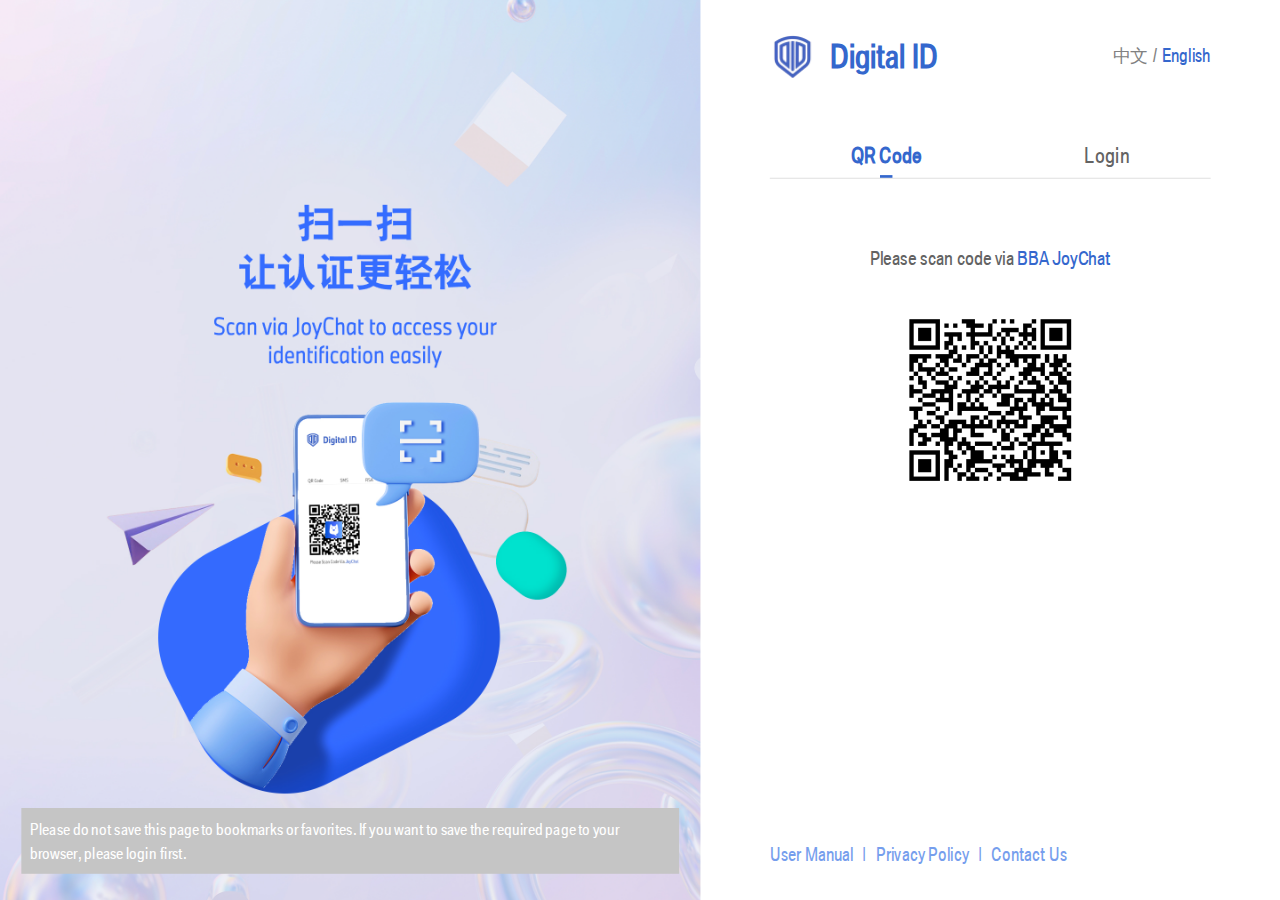
<file: index.html>
<html lang="en"><head>
	<meta charset="utf-8">
	<meta name="viewport" content="width=device-width,initial-scale=1, maximum-scale=1, minimum-scale=1, user-scalable=no, minimal-ui">
	<link href="./login2.css" rel="stylesheet">
	<link rel="icon" href="./img/logo.png">
	<link href="bootstrap.min.css" rel="stylesheet">
	<link href="font/family.css">
	<link href="./font-awesome/index.css" rel="stylesheet">
	<title>Digital ID</title>

	<style>
		.n-login:not([__null__]) .n-login-tabs {
			display: flex;
			justify-content: space-around;
		}
	</style> 


</head>

<body style="">
	<div class="n-login" style="transform: scale(0.888889); height: 693px;">
		<div>
			<div class="n-slogan">
				<span i18n="pic_slogan">Please do not save this page to bookmarks or favorites. If you want to save the required page to your browser, please login first.</span>
			</div>
		</div>

		<article class="n-login-right">
			<main>
				<div class="n-login-title">
					<i style="cursor:default"><img src="./img/5.png" style="cursor:default" alt="">Digital ID</i>
					<span>
						<em class="" id="lang_chinese" name="btnradio">中文</em>
						<i>/</i>
						<em id="lang_english" name="btnradio" class="n-login-title-cur">English</em>
					</span>
				</div>


				<p class="n-login-switchAcc">
					<!-- 
					<a href="#" id="create_account">
						<span i18n="CreateAccount">Create Account</span>
						<img src="img/CreateUserNew.png" alt="">
					</a>  
					-->
				</p>

				<ul class="n-login-tabs" n-tab-parent="1">
					<li n-tab=".n-login-qrcode" class="" i18n="tabs_QRCode">QR Code</li>
					<li n-tab=".n-login-sms" i18n="tabs_Login" class="n-login-tabs-cur">Login</li>
					<!-- <li n-tab=".n-login-webeam" i18n="tabs_WebEAM" class="">WebEAM</li> -->
				</ul>




				<!-- Author: wang.juan.dc@bmw-brilliance.cn -->
				<!-- QR code-->
				<ul class="n-login-form n-login-qrcode" style="display: none;">
					<li class="n-login-form-qrCode">
						<p><span i18n="joychat_title_one">Please scan code via </span> <span class="joychat">BBA
								JoyChat</span></p>
						<!-- 二维码图片 -->
						<div>
							<img class="n-login-qrCode-pic" src="[data-uri]" id="qrcode_img" alt="">
							<!-- 灰色蒙层 -->
							<div class="img-background" id="background" style="display: none;"></div>
							<div class="img-background" id="background"></div>
							<!-- 加载背景图 -->
							<div class="img-background-loading" id="background-load" style="display: none;">
								<!-- <img src="./img/did.gif" alt="">  --> 
							</div>
							<!-- 扫码加载的时候加载这个套DIV -->
							<div class="qr_loading" id="qr_loading_show" style="display: none;">
								<!-- <ul>
									<li></li>
									<li></li>
									<li></li>
								</ul> -->
								<p id="qrcode_p" i18n="">undefined</p>
							</div>
							<!-- 扫码失败或者拒绝的时候加载刷新 -->
							<!-- <div class="qr_error" id="qr_error_show" style="display: none;">
								<div>
									<img id="Refresh" src="./img/not Scan.png" alt="">
									<p id="qrcode_p_error" i18n="">undefined</p>
								</div>
							</div> -->
						</div>


					</li>
				</ul>

				<!-- Login -->
				<ul class="n-login-form n-login-sms" style="">
					<!-- 
					ve109429 
					wang.juan.dc@bmw-brilliance.cn
					-->
					<li class="n-login-form-input">
						<img src="./img/51.png" alt="">
						<input type="text" placeholder="Username" i18n="username" id="username">
					</li>

					<li class="n-login-form-input " view-pwd="1">
						<img src="./img/52.png" alt="">
						<input type="password" placeholder="Password" i18n="password_tip" id="password">
						<img class="n-login-viewPwd" src="img/54.png" alt="">
					</li>
					<!-- 数据异常 -->
					<li class="n-login-form-err" id="SMSerrorMsg"></li>
					<li class="n-login-form-btn">
						<button id="smsLogin" i18n="button_login">Login</button>
					</li>
					<li class="n-login-form-tip">
						<a href="./forget_passwd.html" i18n="can_not_login" target="_blank">Can't Login?</a>
					</li>
				</ul>

				<!-- webeam -->
				<ul class="n-login-form n-login-webeam" style="display: none;">
					<li class="n-login-form-btn">
						<a href="#" id="id_href_b2b" i18n="Webeam_Q/QXAccount_intranet">Login with BMW Group Q/QX Account (BMW Office Network)</a>
					</li>
					<li class="n-login-form-btn2">
						<a href="#" id="id_href_b2bmfa" i18n="Webeam_Q/QXAccount_internet">Login with BMW Group Q/QX Account (Public Network)</a>
					</li>
					<li class="n-login-form-or">
						<i></i><em>Or</em><i></i>
					</li>
					<li class="n-login-form-btn3">
						<a href="#" id="id_href_b2d" i18n="Webeam_B2DAccount">Login with BMW Group B2D Account</a>
					</li>
					<li class="n-login-form-tip2">
						<span i18n="Warn-little-one" style="word-spacing:2px">Great News for BMW Group account users</span>
						<br><br>
						<span style="word-spacing:2px" i18n="Warn-little-five">Now you can use your BMW Group account (Q/QX/B2D) directly to access BBA apps without creating a new account and password</span>
					</li>
				</ul>




				<li class="n-login-footer">
					<a href="DID_Login Page User Manual_PRDv1.4.pdf" target="_blank" i18n="menu">User Manual</a>
					<i>|</i>
					<a href="#" data-bs-toggle="modal" id="id_read_privacy" data-bs-target="#exampleModal" i18n="read_privacy">Privacy Policy</a>
					<i>|</i>
					<a href="#" i18n="contact_us" id="show_contact" data-bs-target="#contactus" data-bs-toggle="modal">Contact Us</a>
				</li>


			</main>
		</article>

	</div>

	<!-- 隐私政策 ps:隐私政策弹出框位置需要注意 不然容易与上述css样式产生冲突 -->
	<div class="modal fade yinsi-content" id="exampleModal" tabindex="-1" aria-labelledby="exampleModalLabel" aria-hidden="true">
		<div class="modal-dialog modal-lg modal-dialog-centered modal-dialog-scrollable">
			<div class="modal-content ">
				<div class="modal-header">
					<h5 i18n="read_privacy" class="modal-title" id="exampleModalLabel">Privacy Policy</h5>
					<button type="button" class="btn-close" data-bs-dismiss="modal" aria-label="Close"></button>
				</div>
				<!-- 内容主体 -->
				<div class="modal-body" id="yinsi"></div>
				<div class="modal-footer">
				</div>
			</div>
		</div>
	</div>

	<!-- 联系我们 -->
	<div class="modal fade yinsi-content" id="contactus" tabindex="-1" aria-labelledby="exampleModalLabel" aria-hidden="true">
		<div class="modal-dialog modal-lg modal-dialog-centered modal-dialog-scrollable">
			<div class="modal-content ">
				<div class="modal-header">
					<h5 i18n="contact_us" class="modal-title" id="exampleModalLabel">Contact Us</h5>
					<button type="button" class="btn-close" data-bs-dismiss="modal" aria-label="Close"></button>
				</div>
				<!-- 内容主体 -->
				<div class="modal-body" id="yinsi">
					<div style="margin-top: auto;">
						<p class="contact_lync" id="contact_lync" i18n="Warn-contact">Contact us (IAM 3rd Level Support)</p>
						<p class="contact_email" id="contact_email" i18n="Warn-Email">Email : IAM3rdLevelSupport@bmw-brilliance.cn</p>
					</div>
				</div>
				<div class="modal-footer">
				</div>
			</div>
		</div>
	</div>



	<!-- 表单提交用 -->
	<div style="display: none;">
		<label>SMS FORM</label>
		<form id="oam_sumbit_form" style="display: none;" method="post" name="oam_sumbit_form"></form>
	</div>



<script src="./jquery-3.5.1.min.js"></script>

<script src="./util_vms.js"></script>
<script>
	// 隐藏页面元素
	$('body').hide();

	//获取当前语言
	function showLang(current_lang) {
		if (current_lang == 'zh') {
			//checked
			$("#lang_chinese").attr("class", 'n-login-title-cur');
			$("#lang_english").attr("class", '');
		} else if (current_lang == 'en') {
			$("#lang_chinese").attr("class", '');
			$("#lang_english").attr("class", 'n-login-title-cur');
		}
	}


	let msgType = "other";
	// SMS处理登入没输入账号密码 或者 验证码的结果
	const loginalert = (message, type, i18n) => {
		console.log(message)
		msgType = i18n == 'sms-b07' ? "send" : "other"
		$("#SMSerrorMsg").html(
			`<span id="loginmove" style="color:${type == "warning" ? 'red' : 'green'}" i18n="${i18n}">${message} </span>`
			);
	}

	window.addEventListener('load', () => {

		// 显示页面元素
		$('body').show();


		// 二维码
		getjoychartimage("#qrcode_img");

		//语言切换
		// loadI18n();

		// showLang(getI18nLang());

		//add handleEvent for switch lang
		$("#lang_chinese").click(function () {
			// getSignVersion(getSignVersionUICallback);
			$("#yinsi").html(cnyinsiContent);
			swithI18nZh();
		});
		$("#lang_english").click(function () {
			// getSignVersion(getSignVersionUICallback);
			$("#yinsi").html(enyinsiContent);
			swithI18nEn();
		});

		


		// isOAM 1 没有OAM报错 不是GPM
		// isOAM 2 有OAM报错 不是GPM
		// isOAM 3 没有OAM报错 是GPM
		let isOAM = 1;
		// 验证URL地址栏
		function callSMSLoginUICallback() {
			// alert("SUBMIT ERROR");
			let oam_error_msg = processOAMError();
			console.log("oam_error_msg=----------", oam_error_msg)
			if (oam_error_msg.msg) {
				showOAMError(oam_error_msg);
				isOAM = 2;
			} else {
				let gpmUrl = getGpmUrl()
				if (gpmUrl) {
					isOAM = 3;
				} else {
					isOAM = 1;
				}
			}
		}

		function showOAMError(oam_error_msg) {
			console.log(oam_error_msg)
			if (localStorage.getItem('ntabsCur') == 1) {
				console.log(oam_error_msg.msg)
				loginalert(oam_error_msg.msg, 'warning', oam_error_msg.i18n);
			}
		}

		callSMSLoginUICallback();




		const q = (s, all) => document[all ? 'querySelectorAll' : 'querySelector'](s);

		// 中英文样式切换
		q('.n-login-title>span>em', 1).forEach(el => el.addEventListener('click', () => {
			q('.n-login-title>span>em', 1).forEach(c => c.classList[c === el ? 'add' : 'remove'](
				'n-login-title-cur'))
		}))

		// 导航栏切换
		var account = 0;
		let ntabsCur = 0;
		if (isOAM == 1) {
			ntabsCur = 0
		} else if (isOAM == 2) {
			ntabsCur = localStorage.getItem('ntabsCur') || 0
		} else {
			ntabsCur = 2
		}
		q('.n-login-tabs>li', 1).forEach((el, index) => el.addEventListener('click', () => {
			localStorage.setItem('ntabsCur', index);

			q('.n-login-tabs>li', 1).forEach(c => {
				c.classList[c === el ? 'add' : 'remove']('n-login-tabs-cur');
				q(c.getAttribute('n-tab'), 1).forEach(f => f.style.display = 'none');
			})

			q(el.getAttribute('n-tab'), 1).forEach(f => f.style.display = '');

			// 点击切换执行二维码更新
			if (el.innerHTML == "Login" || el.innerHTML == "账号密码") {
				times = true;
				clearInterval(starttimer)
			} else if (el.innerHTML == "WebEAM") {
				times = true;
				clearInterval(starttimer)
			} else if (el.innerHTML == "QR Code" || el.innerHTML == "扫码") {
				clearInterval(starttimer)
				if (account == 0 && isOAM == 3) {
					document.getElementById("background").style.display = "none";
					document.getElementById("background-load").style.display = "none";
					document.getElementById("qr_loading_show").style.display = "none";
					document.getElementById("qr_error_show").style.display = "none"
					document.getElementById("qr_error_show").style.display = "none"
					times = false;
					getjoychartimage("#qrcode_img");
				} else {
					// 标记用户为第一次登录，计数器变更
					if (account == 0 && isOAM != 3) {
						account++;
					} else {
						document.getElementById("background").style.display = "none";
						document.getElementById("background-load").style.display = "none";
						document.getElementById("qr_loading_show").style.display = "none";
						document.getElementById("qr_error_show").style.display = "none"
						times = false;
						getjoychartimage("#qrcode_img");
					}

				}
			}

			if (localStorage.getItem("ntabsCur") == index && (el.innerHTML == "Login" || el
					.innerHTML == "账号密码")) {
				$("#username").val("");
				$("#password").val("");
				// $("#loginmove").remove();
			} else if (localStorage.getItem("ntabsCur") == index && (el.innerHTML == "QR Code" || el
					.innerHTML == "扫码")) {
				$("#username").val("");
				$("#password").val("");
				$("#loginmove").remove();
			} else if (localStorage.getItem("ntabsCur") == index && el.innerHTML == "WebEAM") {
				$("#username").val("");
				$("#password").val("");
				$("#loginmove").remove();
			}

		}))

		q('.n-login-tabs>li', 1)[ntabsCur].click();


		// scale缩放适配
		const resize = () => {
			let {
				innerWidth: w,
				innerHeight: h,
				devicePixelRatio: dpr = 1
			} = window;

			// w *= dpr;
			let scale = 1,
				boxW;
			if (w <= 750) scale = 1;
			else if (dpr >= 1 && w <= 1440) scale = w / 1440;
			else if (dpr !== 1 && w > 1440) {
				boxW = 1920
				scale = w / 1920;
			}

			q('.n-login').style.transform = scale === 1 ? '' : `scale(${scale})`;
			q('.n-login').style.width = !boxW ? '' : `${boxW}px`;
			q('.n-login').style.height = scale === 1 ? '' : `${h / scale}px`;


			// 小于750px使用rem布局
			q('html').style.fontSize = w > 750 ? '' : w / 7.5 + 'px';
		}
		window.addEventListener('resize', resize);
		resize();


		// 密码显隐
		q('[view-pwd]', 1).forEach(el => {

			const eye = el.querySelector('.n-login-viewPwd');
			const input = el.querySelector(':scope>input');
			if (!eye || !input) return;
			let isView = true;
			const change = () => {
				isView = !isView;
				input.type = isView ? 'text' : 'password';
				// 眼睛的2种形态图片 
				eye.src = isView ? 'img/56.png' : 'img/54.png';
			}
			eye.addEventListener('click', change)
			change();
		})

		// Login登录按钮
		let sms_click = true;
		q('#smsLogin').onclick = () => {
			var input_username = $("#username").val();
			var input_password = $("#password").val();
			if (input_username && input_password) {
				if (sms_click) {
					sms_click = false;
					callFromUILogin("#username", "#password", "#oam_sumbit_form");
				}
			} else {
				if (!input_username && !input_password) {
					loginalert(i18n.get('unkonw_user_tips'), 'warning', 'unkonw_user_tips');
				} else if (!input_username) {
					// 请填写账号信息
					loginalert(i18n.get('unkonw_user_tips_news'), 'warning', 'unkonw_user_tips_news');
				} else if (!input_password) {
					// 请填写密码信息
					loginalert(i18n.get('unkonw_user_password'), 'warning', 'unkonw_user_password')
				}
			}
		}


		// B2D Account 点击事件
		q("#id_href_b2d").onclick = () => {
			// window.open(getWebEAMB2D(), "B2D", "status=1,toolbar=1");
			window.location.href = getWebEAMB2D()
		}
		// Q/QX Account 外网点击事件
		q("#id_href_b2bmfa").onclick = () => {
			// window.open(getWebEAMB2BMFA(), "B2BMFA", "status=1,toolbar=1");
			window.location.href = getWebEAMB2BMFA()
		}
		// Q/QX Account 内网点击事件
		q("#id_href_b2b").onclick = () => {
			// window.open(getWebEAMB2B(), "B2BMFA", "status=1,toolbar=1");
			window.location.href = getWebEAMB2B()
		}
		// Refresh_button
		q("#Refresh").onclick = () => {
			// 二维码代码
			clearInterval(starttimer);
			document.getElementById("background").style.display = "none";
			document.getElementById("background-load").style.display = "none";
			document.getElementById("qr_loading_show").style.display = "none";
			document.getElementById("qr_error_show").style.display = "none";
			getjoychartimage("#qrcode_img");
			times = false;
		}

		// 创建账户
		q("#create_account").onclick = () => {
			window.open(getB2bUrl());
		}

		// 隐私政策弹出框
		var enyinsiContent;
		var cnyinsiContent;

		function getSignVersionUICallback(res) {
			if (!res || res.code !== 200 || !res.data[0]) return;

			enyinsiContent = res.data[0].enPdfUrl;
			cnyinsiContent = res.data[0].cnPdfUrl;

			if (getI18nLang() == "en") $("#yinsi").html(enyinsiContent);
			else $("#yinsi").html(cnyinsiContent);
		}

		getSignVersion(getSignVersionUICallback);


	})
</script>

</body></html>
</file>
<file: login2.css>
body {
	margin: 0;
	width: 100%;
	height: 100vh;
	overflow: hidden;
}
::-ms-clear,
::-ms-reveal {
	display: none;
}

@font-face {
	font-family: "bmw_group_blod";
	src: url('font/BMWGroup_Cond_Bold.ttf');

}



@font-face {
	font-family: "bmw_group_blod_italic";
	src: url('font/BMWGroup_Cond_BoldItalic.ttf');
}

@font-face {
	font-family: "bmw_group_italic";
	src: url('font/BMWGroup_Cond_Italic.ttf');
}


@font-face {
	font-family: "bmw_group_regular";
	src: url('font/BMWGroup_Cond_Regular.ttf');
}

* {
	font-family: bmw_group_regular;
}



::-webkit-input-placeholder {
	color: #cdcdcd;
}

:-moz-placeholder {
	color: #cdcdcd;
}

::-moz-placeholder {
	color: #cdcdcd;
}

:-ms-input-placeholder {
	color: #cdcdcd;
}

::placeholder {
	color: #cdcdcd;
}



.n-login,
.n-login * {
	margin: 0;
	padding: 0;
	border: 0;
	box-sizing: border-box;
	color: inherit;
	font-size: inherit;
	font-weight: inherit;
	font-style: normal;
}

.n-login ul,
.n-login ol,
.n-login li,
.n-login dl,
.n-login dd,
.n-login dt {
	list-style: none;
	list-style-type: none;
}

.n-login input,
.n-login textarea {
	appearance: none;
	background: none;
}

.n-login textarea {
	font-family: inherit;
	resize: none;
	background: none;
}

.n-login input[type='button'],
.n-login button {
	cursor: pointer;
	user-select: none;
	background: none;
}

.n-login input[type='text'],
.n-login input[type='password'] {
	width: 100%;
}

.n-login a,
.n-login i,
.n-login a:hover {
	text-decoration: none;
	cursor: pointer;
}

.n-login table {
	border-collapse: collapse;
}

.n-login img,
.n-login label {
	cursor: pointer;
}

.n-login input {
	outline: none;
}


.n-login:not([__null__]) {
	width: 100%;
	height: 100vh;
	overflow: hidden;
	transform-origin: left top;
	display: flex;
	justify-content: center;
	align-items: center;
	background: #fff;
	align-items: stretch;
}

.n-login:not([__null__])>div {
	flex: 0 1 1099px;
	width: 0;
	background: url(img/big1920.png) no-repeat center / cover;
	position: relative;
}

.n-login:not([__null__]) .n-slogan{
	
	text-align: center;
	padding: 0 3%;
	font-size: 18px;
	position: absolute;
	width: 100%;
	bottom: 30px;
}
.n-login:not([__null__]) .n-slogan > span{
	display: inline-block;
	background-color: rgb(197, 197, 197);
	text-align: left;
	padding: 10px;
	color: #fff;
}

.n-login:not([__null__]) .n-login-right {
	flex: 0 1 821px;
	width: 0;
}

.n-login:not([__null__]) .n-login-right>main {
	height: 100%;
	margin: auto;
	padding-bottom: 5vh;
	display: flex;
	flex-direction: column;
	align-items: stretch;
	width: 80%;
}

.n-login:not([__null__]) .n-login-title {
	display: flex;
	justify-content: space-between;
	align-items: center;
	margin-top: 5vh;
}

.n-login:not([__null__]) .n-login-title>i {
	color: #3467CD;
	font-weight: bold;
	font-size: 36px;
	display: flex;
	white-space: nowrap;
	align-items: center;
}

.n-login:not([__null__]) .n-login-title>i>img {
	margin-right: 18px;
	height: 53px;
}

.n-login:not([__null__]) .n-login-title>span {
	font-size: 16px;
	color: #818181;
	display: flex;
	justify-content: flex-end;
	align-items: center;
	
}

.n-login:not([__null__]) .n-login-title>span>em {
	font-size: 20px;
	cursor: pointer;
}

.n-login:not([__null__]) .n-login-title>span>i {
	font-size: 20px;
	margin: 0 5px;
}

.n-login:not([__null__]) .n-login-title>span .n-login-title-cur {
	color: #3467CD;
}


.n-login:not([__null__]) .n-login-switchAcc {
	display: flex;
	align-items: center;
	margin-top: 70px;
	justify-content: flex-end;
	
}
.n-login:not([__null__]) .n-login-switchAcc >a{
	height: 40px;
	width: 190px;
	font-size: 20px;
	padding: 0 6px;
	display: flex;
	align-items: center;
	justify-content: center;
	border: 1px solid #FFD02A;
	color: #FFD02A;
	border-radius: 3px;
}
.n-login:not([__null__]) .n-login-switchAcc >a>img{
	margin-left: 16px;
	height: 20px;
}


.n-login:not([__null__]) .n-login-tabs {
	margin-top: 60px;
	display: flex;
	justify-content: space-between;
	align-items: center;
	height: 45px;
	border-bottom: 1px solid #dbdbdb;
	align-items: stretch;
}

.n-login:not([__null__]) .n-login-tabs>li {
	color: #636363;
	cursor: pointer;
	font-size: 24px;
	position: relative;
}

.n-login:not([__null__]) .n-login-tabs>li::before {
	content: ' ';
	left: 50%;
	width: 14px;
	height: 3px;
	bottom: 0;
	display: none;
	position: absolute;
	background: #3467CD;
	transform: translate(-50%);
}

.n-login:not([__null__]) .n-login-tabs .n-login-tabs-cur {
	color: #3467CD;
	font-weight: bold;
}

.n-login:not([__null__]) .n-login-tabs .n-login-tabs-cur::before {
	display: block;
}

.n-login:not([__null__]) .n-login-form {
	margin-top: 39px;
}

.n-login:not([__null__]) .n-login-form .n-login-form-label {
	font-size: 15px;
	color: #989898;
	margin-bottom: 10px;
}

.n-login:not([__null__]) .n-login-form .n-login-form-input {
	height: 48px;
	margin-bottom: 28px;
	color: #3C3C3C;
	border-radius: 3px;
	font-size: 20px;
	border: 1px solid #BBBBBB;
	display: flex;
	align-items: center;
	padding: 0 12px;
}


.n-login:not([__null__]) .n-login-form .n-login-form-input>input {
	height: 100%;
	flex: 1;
	width: 100%;
}

.n-login:not([__null__]) .n-login-form .n-login-form-input>img {
	width: 18px;
	height: 18px;
	object-fit: contain;
	margin-right: 12px;
}
.n-login:not([__null__]) .n-login-form .n-login-form-input>button{
	color:#3467CD ;
}
.n-login:not([__null__]) .n-login-form .n-login-form-input>button[disabled]{
	color: #ccc;
}
.n-login:not([__null__]) .n-login-form .n-login-form-input[view-pwd] {
	padding-right: 22px;
}

.n-login:not([__null__]) .n-login-form .n-login-form-input[view-pwd] .n-login-viewPwd {
	margin-right: 0;
	margin-left: 12px;
}



.n-login:not([__null__]) .n-login-form .n-login-form-code{
	border: 0;
	position: relative;
	padding: 0;
}

.n-login:not([__null__]) .n-login-form .n-login-form-code>button{
	margin-left: 34px;
	color:#3467CD ;
}
.n-login:not([__null__]) .n-login-form .n-login-form-code>img{
	position: absolute;
	left: 12px;
	top: 50%;
	transform: translate(0,-50%);
}
.n-login:not([__null__]) .n-login-form .n-login-form-code>input{
	border: 1px solid #BBBBBB;
	padding-left: 42px;
	padding-right: 12px;
}

.n-login:not([__null__]) .n-login-form .n-login-form-err{
	font-size: 16px;
	color: #f00;
}
.n-login:not([__null__]) .n-login-form .n-login-form-err>a{
	color:  #DEB217;
	text-decoration: underline;
}

.n-login:not([__null__]) .n-login-form .n-login-form-btn {
	margin-top: 65px;
	display: flex;
	align-items: center;
}

.n-login:not([__null__]) .n-login-form .n-login-form-btn>button {
	height: 58px;
	color: #F5F5F5;
	font-size: 20px;
	padding: 0 76px;
	background: #3467CD;
	border-radius: 3px;
	width: 100%;
	font-size: 24px;
}

.n-login:not([__null__]) .n-login-form .n-login-form-btn {
	margin-top: 0px;
}
.n-login:not([__null__]) .n-login-form .n-login-form-btn >a{
	display: flex;
	align-items: center;
	font-size: 20px;
	background: #3467CD;
	color: #F5F5F5;
	width: 100%;
	height: 58px;
	justify-content: center;
	border-radius: 3px;
}
.n-login:not([__null__]) .n-login-form .n-login-form-btn2 >a{
	display: flex;
	align-items: center;
	font-size: 20px;
	background: #3467CD;
	color: #F5F5F5;
	width: 100%;
	height: 58px;
	justify-content: center;
	border-radius: 3px;
  margin-top: 25px;
}

.n-login:not([__null__]) .n-login-form .n-login-form-btn3 >a{
	display: flex;
	align-items: center;
	font-size: 20px;
	background: #fff;
	border: 1px solid #3467CD;
	color: #3467CD;
	width: 100%;
	height: 58px;
	justify-content: center;
	border-radius: 3px;
}

.n-login:not([__null__]) .n-login-form .n-login-form-or {
	display: flex;
	align-items: center;
	justify-content: center;
	font-size: 16px;
	color: #ccc;
	margin: 30px 0 25px 0;
}
.n-login:not([__null__]) .n-login-form .n-login-form-or >i{
	height: 1px;
	width: 43px;
	background: #DDDDDD;
}
.n-login:not([__null__]) .n-login-form .n-login-form-or >em{
	margin: 0 20px;
}

.n-login:not([__null__]) .n-login-form .n-login-form-tip2{
	background: #F7F7F7;
	color: #9B9B9B;
	padding: 30px 20px;
	line-height: 24px;
	word-break: break-all;
	margin-top: 20px;
	font-size: 18px;
}

.n-login:not([__null__]) .n-login-form .n-login-form-tip {
	display: flex;
	justify-content: space-between;
	margin-top: 32px;
	color: #3467CD;
	/* color: #769EED; */
	font-size: 18px;
}

.n-login:not([__null__]) .n-login-form .n-login-form-tip>a {
	text-decoration: underline;
	font-size: 18px;
}

.n-login:not([__null__]) .n-login-form .n-login-form-qrCode {
	display: flex;
	justify-content: center;
	flex-direction: column;
	margin-top: 35px;
	align-items: center
}

.n-login:not([__null__]) .n-login-form .n-login-form-qrCode>div {
	width: 246px;
	position: relative;
	margin-top: 20px;
}
.n-login:not([__null__]) .n-login-form .n-login-form-qrCode>div .n-login-qrCode-pic {
	width: 100%;
	display: block;
}

.n-login-form .n-login-form-qrCode .img-background {
	width: 100%;
	height: 100%;
	position: absolute;
	left: 0;
	top: 0;
	background: white;
	opacity: 0.9;
	display: none;
}

.n-login-form .n-login-form-qrCode .img-background-loading {
	/* width: 100%;
	height: 100%; */
	position: absolute;
	left: -3px;
	top: -3px;
	background-color: #FFFFFF;
	display: none;
}
.n-login-form .n-login-form-qrCode .img-background-loading > img {
	width: 16rem;
	height: 16rem;
}

.qr_loading {
	position: absolute;
	left: 50%;
	top: 13rem;
	transform: translate(-50%);
}

/* 加载动画效果 */
.qr_loading>ul {
	display: flex;
	justify-content: center;
	align-items: center;
	margin-bottom: 20px;
}

.qr_loading>ul>li {
	width: 15px;
	height: 15px;
	margin: 0 10px;
	border-radius: 50%;
	background: rgba(0, 0, 0, 0.5);
}

.qr_loading>ul>li:nth-child(1) {
	animation: anim 0.6s linear infinite 0s;
}

.qr_loading>ul>li:nth-child(2) {
	animation: anim 0.6s linear infinite 0.2s;
}

.qr_loading>ul>li:nth-child(3) {
	animation: anim 0.6s linear infinite 0.4s;
}

.qr_loading>p {
	width: 210px;
	text-align: center;
	font-size: 20px;
	color:#999999;
	font-weight: 500;
}

@keyframes anim {
	0% {
		opacity: 0.5;
	}

	100% {
		opacity: 1;
	}
}

.qr_error{
	width: 100%;
	height: 100%;
	position: absolute;
	left: 0;
	top: 0;
	background-color: white;
	opacity: 0.4;
	font-size: 20px;
	color: #000;
}
.qr_error>div{
	display: flex;
	flex-direction: column;
	align-items: center;
	justify-content: center;
	width: 100%;
	height: 100%;
}
.qr_error img{
	width: 100px;
	margin-bottom: 10px;
}


#qr_error_show {
	cursor: pointer;
}

.contact_lync {
	text-align: center;
	/* font-size: 2px; */
	cursor: pointer;
	color: #3467CD;
}

.contact_email {
	cursor: pointer;
	text-align: center;
	/* font-size: 2px; */
	color: #3467CD;
}



.n-login:not([__null__]) .n-login-form .n-login-form-qrCode>p {
	color: #636363;
	font-size: 21px;
}

.n-login:not([__null__]) .n-login-form .n-login-form-qrCode>p>.joychat {
	color: #3467CD;
}

.n-login:not([__null__]) .n-login-footer {
	margin-top: auto;
	font-size: 20px;
	color: #769EED;
	display: flex;
	align-items: center;
}

.n-login:not([__null__]) .n-login-footer>i {
	margin: 0 10px;
}









@media screen and (min-width: 751px) and (max-width: 1440px) {

	.n-login:not([__null__]) {
		min-width: 1440px;
	}
	
	.n-login:not([__null__])>div {
		flex: 0 1 788px;
		background: url(img/middle1440.png) no-repeat center / cover;
	}
	
	.n-login:not([__null__]) .n-login-right {
		flex: 0 1 652px;
	}
	
	.n-login:not([__null__]) .n-login-right>main {
		padding-bottom: 4vh;
		width: 76%;
	}
	
	.n-login:not([__null__]) .n-login-title{
		margin-top: 4vh;
	}
	
	.n-login:not([__null__]) .n-login-switchAcc {
		margin-top: 4vh;
	}
	
	.n-login:not([__null__]) .n-login-tabs {
		margin-top: 30px;
	}
	
	
	.n-login:not([__null__]) .n-login-form {
		margin-top: 39px;
	}
	
	
	
	
	.n-login:not([__null__]) .n-login-form .n-login-form-tip2{
		padding: 20px 25px;
		margin-top: 20px;
	}
	
	
	
	 

	
}
@media screen and (max-width: 751px) {
	.n-login:not([__null__]) {
		width: 100%;
		min-width: auto;
		align-items: flex-start;
	}

	.n-login:not([__null__])>div {
		display: none;
	}

	.n-login:not([__null__]) .n-login-right {
		flex: 1;
		overflow: auto;
		height: 100vh;
	}

	.n-login:not([__null__]) .n-login-right>main {
		padding-bottom: 0.956rem;
		display: block;
		width: 90%;
		padding-top: 1px;
		height: 18rem;
	}

	.n-login:not([__null__]) .n-login-title {
		margin-top: 0.852rem;
	}
	
	.n-login:not([__null__]) .n-login-title>i {
		font-size: 0.5rem;
	}

	.n-login:not([__null__]) .n-login-title>i>img {
		margin-right: 0.148rem;
		height: 0.7rem;
	}

	.n-login:not([__null__]) .n-login-title>span {
		font-size: 0.3rem;
	}

	.n-login:not([__null__]) .n-login-title>span>i {
		margin: 0 0.1rem;
	}
	
	.n-login:not([__null__]) .n-login-switchAcc {
		margin-top: 1rem;
		
	}
	.n-login:not([__null__]) .n-login-switchAcc >a{
		height: 0.7rem;
		width: auto;
		font-size: 0.26rem;
		padding: 0 0.2rem;
		border-radius: 0.026rem;
		white-space: nowrap;
	}
	.n-login:not([__null__]) .n-login-switchAcc >a>img{
		margin-left: 0.07rem;
		height: 0.4rem;
	}
	
	

	.n-login:not([__null__]) .n-login-tabs {
		margin-top: 0.5rem;
		height: 0.6rem;
	}

	.n-login:not([__null__]) .n-login-tabs>li {
		font-size: 0.32rem;
	}

	.n-login:not([__null__]) .n-login-form {
		margin-top: 0.8rem;
	}

	.n-login:not([__null__]) .n-login-form .n-login-form-label {
		font-size: 0.26rem;
		margin-bottom: 0.1rem;
	}

	.n-login:not([__null__]) .n-login-form .n-login-form-input {
		height: 0.8rem;
		margin-bottom: 0.4rem;
		border-radius: 0.026rem;
		font-size: 0.25rem;
		padding: 0 0.2rem;
	}
	.n-login:not([__null__]) .n-login-form .n-login-form-code {
		padding: 0;
	}
	.n-login:not([__null__]) .n-login-form .n-login-form-input>img {
		width: 0.3rem;
		height: 0.3rem;
		margin-right: 0.2rem;
	}

	.n-login:not([__null__]) .n-login-form .n-login-form-input[view-pwd] {
		padding-right: 0.3rem;
	}

	.n-login:not([__null__]) .n-login-form .n-login-form-input[view-pwd] .n-login-viewPwd {
		margin-left: 0.2rem;
	}


	/* .n-login:not([__null__]) .n-login-form .n-login-form-btn {
		margin-top: 0.7rem;
	} */

	.n-login:not([__null__]) .n-login-form .n-login-form-btn>button {
		width: 100%;
		height: 0.9rem;
		font-size: 0.36rem;
		padding: 0 0.661rem;
		border-radius: 0.026rem;
	}

	.n-login:not([__null__]) .n-login-form .n-login-form-btn >a{
		display: flex;
		align-items: center;
		font-size: 0.3rem;
		background: #3467CD;
		color: #F5F5F5;
		width: 100%;
		height: 0.9rem;
		justify-content: center;
		border-radius: 3px;
	}
	
	
	
	.n-login:not([__null__]) .n-login-form .n-login-form-btn2 {
		margin-top: 0.4rem;
	}
	.n-login:not([__null__]) .n-login-form .n-login-form-btn2 >a{
		height: 0.9rem;
		font-size: 0.3rem;
		height: 0.9rem;
		border-radius: 0.026rem;
		margin-top: .2083rem;
	}
	
	.n-login:not([__null__]) .n-login-form .n-login-form-btn3 >a{
		height: 0.9rem;
		font-size: 0.3rem;
		height: 0.9rem;
		border-radius: 0.026rem;
	}
	
	.n-login:not([__null__]) .n-login-form .n-login-form-or {
		font-size: 0.36rem;
		margin: 0.2rem 0;
	}
	.n-login:not([__null__]) .n-login-form .n-login-form-or >em{
		margin: 0 0.3rem;
	}
	 
	.n-login:not([__null__]) .n-login-form .n-login-form-tip2{
		padding: 0.3rem 0.3rem;
		margin-top: 0.9rem;
		font-size: 0.3rem;
	}
	
	
	
	.n-login:not([__null__]) .n-login-form .n-login-form-qrCode {
		margin-top: 0rem;
		/* align-items: center; */
	}
 
	 
	
	.n-login:not([__null__]) .n-login-form .n-login-form-qrCode>div {
		width: 4.1rem;
		margin-top: 0.12rem;
	}


	.qr_loading>ul {
		margin-bottom: 0.4rem;
	}
	
	.qr_loading>ul>li {
		width: 0.3rem;
		height: 0.3rem;
		margin: 0 0.2rem;
	}
	
	
	.qr_loading>p {
		font-size: 0.4rem;
	}
	
	.qr_loading {
		position: absolute;
		left: 50%;
		top: 3.8rem;
		transform: translate(-50%);
	}
	
	.qr_error{
		font-size: 0.4rem;
	}
	.qr_error img{
		width: 2rem;
		margin-bottom: 0.2rem;
	}
	.n-login:not([__null__]) .n-login-form .n-login-form-qrCode>p {
		font-size: 0.36rem;
	}
	
	
	
	
	.n-login:not([__null__]) .n-login-form .n-login-form-err{
		font-size: 0.26rem;
	}

	
	
	
	

	.n-login:not([__null__]) .n-login-form .n-login-form-tip {
		display: flex;
		justify-content: space-between;
		margin-top: 0.217rem;
		font-size: 0.130rem;
	}

	.n-login:not([__null__]) .n-login-form .n-login-form-tip>a {
		text-decoration: underline;
		font-size: 0.3rem;
	}


	.n-login:not([__null__]) .n-login-title>span>em {
		font-size: 0.3rem;
		cursor: pointer;
	}
	.n-login:not([__null__]) .n-login-title>span .n-login-title-cur{
		color: #3467CD;
		font-size: 0.35rem;
	}
	

	.n-login:not([__null__]) .n-login-footer {
		font-size: 0.3rem;
		margin-top: 2rem;
		padding-bottom: 1rem;
		margin-bottom: 1rem;
	}

	.n-login:not([__null__]) .n-login-footer>i {
		margin: 0 0.2rem;
	}
	
	
	.modal-header{
		padding: 0.2rem 0.4rem !important;
	}
	.modal-content{
		border-radius: 0.2rem !important;
	}
	.modal-content .modal-title{
		font-size: 0.3rem;
		
	}
	.modal-body{
		padding: 0.4rem !important;
		font-size: 0.3rem !important;
	}
	.modal-body p{
		margin-bottom: 0.2rem;
		font-size: 0.3rem !important;
	}
	.modal-footer{
		padding: 0.2rem !important;
	}
	.modal-content .btn-close{
		padding: 0 0.3rem !important;
		font-size: 0.3rem;
	}
	.modal-content .btn-close:focus{
		box-shadow: none;
	}
	.n-login-form .n-login-form-qrCode .img-background-loading {
		/* width: 100%;
		height: 100%; */
		position: absolute;
		left: -3px;
		top: -3px;
		background-color: #FFFFFF;
		/* display: none; */
	}
	.n-login-form .n-login-form-qrCode .img-background-loading > img {
		width: 4.5rem;
		height: 4.5rem;
	}
	
}
</file>
<file: font/family.css>
@font-face {
  font-family: "bmw_group_blod";
  src: url('BMWGroup_Cond_Bold.ttf');
}

@font-face {
  font-family: "bmw_group_blod_italic";
  src: url('BMWGroup_Cond_BoldItalic.ttf');
}

@font-face {
  font-family: "bmw_group_italic";
  src: url('BMWGroup_Cond_Italic.ttf');
}

@font-face {
  font-family: "bmw_group_regular";
  src: url('BMWGroup_Cond_Regular.ttf');
}
</file>
<file: font-awesome/index.css>
/*!
 *  Font Awesome 4.7.0 by @davegandy - http://fontawesome.io - @fontawesome
 *  License - http://fontawesome.io/license (Font: SIL OFL 1.1, CSS: MIT License)
 */
/* FONT PATH
 * -------------------------- */
@font-face {
  font-family: 'FontAwesome';
  src: url("fonts/fontawesome-webfont.eot?v=4.7.0");
  src: url("fonts/fontawesome-webfont.eot?") format("embedded-opentype"), url("fonts/fontawesome-webfont.woff2?v=4.7.0") format("woff2"), url("fonts/fontawesome-webfont.woff?v=4.7.0") format("woff"), url("fonts/fontawesome-webfont.ttf?v=4.7.0") format("truetype"), url("fonts/fontawesome-webfont.svg?v=4.7.0") format("svg");
  font-weight: normal;
  font-style: normal; }

.fa {
  display: inline-block;
  font: normal normal normal 14px/1 FontAwesome;
  font-size: inherit;
  text-rendering: auto;
  -webkit-font-smoothing: antialiased;
  -moz-osx-font-smoothing: grayscale; }

/* makes the font 33% larger relative to the icon container */
.fa-lg {
  font-size: 1.33333333em;
  line-height: 0.75em;
  vertical-align: -15%; }

.fa-2x {
  font-size: 2em; }

.fa-3x {
  font-size: 3em; }

.fa-4x {
  font-size: 4em; }

.fa-5x {
  font-size: 5em; }

.fa-fw {
  width: 1.28571429em;
  text-align: center; }

.fa-ul {
  padding-left: 0;
  margin-left: 2.14285714em;
  list-style-type: none; }

.fa-ul > li {
  position: relative; }

.fa-li {
  position: absolute;
  left: -2.14285714em;
  width: 2.14285714em;
  top: 0.14285714em;
  text-align: center; }

.fa-li.fa-lg {
  left: -1.85714286em; }

.fa-border {
  padding: .2em .25em .15em;
  border: solid 0.08em #eeeeee;
  border-radius: .1em; }

.fa-pull-left {
  float: left; }

.fa-pull-right {
  float: right; }

.fa.fa-pull-left {
  margin-right: .3em; }

.fa.fa-pull-right {
  margin-left: .3em; }

/* Deprecated as of 4.4.0 */
.pull-right {
  float: right; }

.pull-left {
  float: left; }

.fa.pull-left {
  margin-right: .3em; }

.fa.pull-right {
  margin-left: .3em; }

.fa-spin {
  -webkit-animation: fa-spin 2s infinite linear;
  animation: fa-spin 2s infinite linear; }

.fa-pulse {
  -webkit-animation: fa-spin 1s infinite steps(8);
  animation: fa-spin 1s infinite steps(8); }

@-webkit-keyframes fa-spin {
  0% {
    -webkit-transform: rotate(0deg);
    transform: rotate(0deg); }
  100% {
    -webkit-transform: rotate(359deg);
    transform: rotate(359deg); } }

@keyframes fa-spin {
  0% {
    -webkit-transform: rotate(0deg);
    transform: rotate(0deg); }
  100% {
    -webkit-transform: rotate(359deg);
    transform: rotate(359deg); } }

.fa-rotate-90 {
  -ms-filter: "progid:DXImageTransform.Microsoft.BasicImage(rotation=1)";
  -webkit-transform: rotate(90deg);
  -ms-transform: rotate(90deg);
  transform: rotate(90deg); }

.fa-rotate-180 {
  -ms-filter: "progid:DXImageTransform.Microsoft.BasicImage(rotation=2)";
  -webkit-transform: rotate(180deg);
  -ms-transform: rotate(180deg);
  transform: rotate(180deg); }

.fa-rotate-270 {
  -ms-filter: "progid:DXImageTransform.Microsoft.BasicImage(rotation=3)";
  -webkit-transform: rotate(270deg);
  -ms-transform: rotate(270deg);
  transform: rotate(270deg); }

.fa-flip-horizontal {
  -ms-filter: "progid:DXImageTransform.Microsoft.BasicImage(rotation=0, mirror=1)";
  -webkit-transform: scale(-1, 1);
  -ms-transform: scale(-1, 1);
  transform: scale(-1, 1); }

.fa-flip-vertical {
  -ms-filter: "progid:DXImageTransform.Microsoft.BasicImage(rotation=2, mirror=1)";
  -webkit-transform: scale(1, -1);
  -ms-transform: scale(1, -1);
  transform: scale(1, -1); }

:root .fa-rotate-90,
:root .fa-rotate-180,
:root .fa-rotate-270,
:root .fa-flip-horizontal,
:root .fa-flip-vertical {
  filter: none; }

.fa-stack {
  position: relative;
  display: inline-block;
  width: 2em;
  height: 2em;
  line-height: 2em;
  vertical-align: middle; }

.fa-stack-1x,
.fa-stack-2x {
  position: absolute;
  left: 0;
  width: 100%;
  text-align: center; }

.fa-stack-1x {
  line-height: inherit; }

.fa-stack-2x {
  font-size: 2em; }

.fa-inverse {
  color: #ffffff; }

/* Font Awesome uses the Unicode Private Use Area (PUA) to ensure screen
   readers do not read off random characters that represent icons */
.fa-glass:before {
  content: "\f000"; }

.fa-music:before {
  content: "\f001"; }

.fa-search:before {
  content: "\f002"; }

.fa-envelope-o:before {
  content: "\f003"; }

.fa-heart:before {
  content: "\f004"; }

.fa-star:before {
  content: "\f005"; }

.fa-star-o:before {
  content: "\f006"; }

.fa-user:before {
  content: "\f007"; }

.fa-film:before {
  content: "\f008"; }

.fa-th-large:before {
  content: "\f009"; }

.fa-th:before {
  content: "\f00a"; }

.fa-th-list:before {
  content: "\f00b"; }

.fa-check:before {
  content: "\f00c"; }

.fa-remove:before,
.fa-close:before,
.fa-times:before {
  content: "\f00d"; }

.fa-search-plus:before {
  content: "\f00e"; }

.fa-search-minus:before {
  content: "\f010"; }

.fa-power-off:before {
  content: "\f011"; }

.fa-signal:before {
  content: "\f012"; }

.fa-gear:before,
.fa-cog:before {
  content: "\f013"; }

.fa-trash-o:before {
  content: "\f014"; }

.fa-home:before {
  content: "\f015"; }

.fa-file-o:before {
  content: "\f016"; }

.fa-clock-o:before {
  content: "\f017"; }

.fa-road:before {
  content: "\f018"; }

.fa-download:before {
  content: "\f019"; }

.fa-arrow-circle-o-down:before {
  content: "\f01a"; }

.fa-arrow-circle-o-up:before {
  content: "\f01b"; }

.fa-inbox:before {
  content: "\f01c"; }

.fa-play-circle-o:before {
  content: "\f01d"; }

.fa-rotate-right:before,
.fa-repeat:before {
  content: "\f01e"; }

.fa-refresh:before {
  content: "\f021"; }

.fa-list-alt:before {
  content: "\f022"; }

.fa-lock:before {
  content: "\f023"; }

.fa-flag:before {
  content: "\f024"; }

.fa-headphones:before {
  content: "\f025"; }

.fa-volume-off:before {
  content: "\f026"; }

.fa-volume-down:before {
  content: "\f027"; }

.fa-volume-up:before {
  content: "\f028"; }

.fa-qrcode:before {
  content: "\f029"; }

.fa-barcode:before {
  content: "\f02a"; }

.fa-tag:before {
  content: "\f02b"; }

.fa-tags:before {
  content: "\f02c"; }

.fa-book:before {
  content: "\f02d"; }

.fa-bookmark:before {
  content: "\f02e"; }

.fa-print:before {
  content: "\f02f"; }

.fa-camera:before {
  content: "\f030"; }

.fa-font:before {
  content: "\f031"; }

.fa-bold:before {
  content: "\f032"; }

.fa-italic:before {
  content: "\f033"; }

.fa-text-height:before {
  content: "\f034"; }

.fa-text-width:before {
  content: "\f035"; }

.fa-align-left:before {
  content: "\f036"; }

.fa-align-center:before {
  content: "\f037"; }

.fa-align-right:before {
  content: "\f038"; }

.fa-align-justify:before {
  content: "\f039"; }

.fa-list:before {
  content: "\f03a"; }

.fa-dedent:before,
.fa-outdent:before {
  content: "\f03b"; }

.fa-indent:before {
  content: "\f03c"; }

.fa-video-camera:before {
  content: "\f03d"; }

.fa-photo:before,
.fa-image:before,
.fa-picture-o:before {
  content: "\f03e"; }

.fa-pencil:before {
  content: "\f040"; }

.fa-map-marker:before {
  content: "\f041"; }

.fa-adjust:before {
  content: "\f042"; }

.fa-tint:before {
  content: "\f043"; }

.fa-edit:before,
.fa-pencil-square-o:before {
  content: "\f044"; }

.fa-share-square-o:before {
  content: "\f045"; }

.fa-check-square-o:before {
  content: "\f046"; }

.fa-arrows:before {
  content: "\f047"; }

.fa-step-backward:before {
  content: "\f048"; }

.fa-fast-backward:before {
  content: "\f049"; }

.fa-backward:before {
  content: "\f04a"; }

.fa-play:before {
  content: "\f04b"; }

.fa-pause:before {
  content: "\f04c"; }

.fa-stop:before {
  content: "\f04d"; }

.fa-forward:before {
  content: "\f04e"; }

.fa-fast-forward:before {
  content: "\f050"; }

.fa-step-forward:before {
  content: "\f051"; }

.fa-eject:before {
  content: "\f052"; }

.fa-chevron-left:before {
  content: "\f053"; }

.fa-chevron-right:before {
  content: "\f054"; }

.fa-plus-circle:before {
  content: "\f055"; }

.fa-minus-circle:before {
  content: "\f056"; }

.fa-times-circle:before {
  content: "\f057"; }

.fa-check-circle:before {
  content: "\f058"; }

.fa-question-circle:before {
  content: "\f059"; }

.fa-info-circle:before {
  content: "\f05a"; }

.fa-crosshairs:before {
  content: "\f05b"; }

.fa-times-circle-o:before {
  content: "\f05c"; }

.fa-check-circle-o:before {
  content: "\f05d"; }

.fa-ban:before {
  content: "\f05e"; }

.fa-arrow-left:before {
  content: "\f060"; }

.fa-arrow-right:before {
  content: "\f061"; }

.fa-arrow-up:before {
  content: "\f062"; }

.fa-arrow-down:before {
  content: "\f063"; }

.fa-mail-forward:before,
.fa-share:before {
  content: "\f064"; }

.fa-expand:before {
  content: "\f065"; }

.fa-compress:before {
  content: "\f066"; }

.fa-plus:before {
  content: "\f067"; }

.fa-minus:before {
  content: "\f068"; }

.fa-asterisk:before {
  content: "\f069"; }

.fa-exclamation-circle:before {
  content: "\f06a"; }

.fa-gift:before {
  content: "\f06b"; }

.fa-leaf:before {
  content: "\f06c"; }

.fa-fire:before {
  content: "\f06d"; }

.fa-eye:before {
  content: "\f06e"; }

.fa-eye-slash:before {
  content: "\f070"; }

.fa-warning:before,
.fa-exclamation-triangle:before {
  content: "\f071"; }

.fa-plane:before {
  content: "\f072"; }

.fa-calendar:before {
  content: "\f073"; }

.fa-random:before {
  content: "\f074"; }

.fa-comment:before {
  content: "\f075"; }

.fa-magnet:before {
  content: "\f076"; }

.fa-chevron-up:before {
  content: "\f077"; }

.fa-chevron-down:before {
  content: "\f078"; }

.fa-retweet:before {
  content: "\f079"; }

.fa-shopping-cart:before {
  content: "\f07a"; }

.fa-folder:before {
  content: "\f07b"; }

.fa-folder-open:before {
  content: "\f07c"; }

.fa-arrows-v:before {
  content: "\f07d"; }

.fa-arrows-h:before {
  content: "\f07e"; }

.fa-bar-chart-o:before,
.fa-bar-chart:before {
  content: "\f080"; }

.fa-twitter-square:before {
  content: "\f081"; }

.fa-facebook-square:before {
  content: "\f082"; }

.fa-camera-retro:before {
  content: "\f083"; }

.fa-key:before {
  content: "\f084"; }

.fa-gears:before,
.fa-cogs:before {
  content: "\f085"; }

.fa-comments:before {
  content: "\f086"; }

.fa-thumbs-o-up:before {
  content: "\f087"; }

.fa-thumbs-o-down:before {
  content: "\f088"; }

.fa-star-half:before {
  content: "\f089"; }

.fa-heart-o:before {
  content: "\f08a"; }

.fa-sign-out:before {
  content: "\f08b"; }

.fa-linkedin-square:before {
  content: "\f08c"; }

.fa-thumb-tack:before {
  content: "\f08d"; }

.fa-external-link:before {
  content: "\f08e"; }

.fa-sign-in:before {
  content: "\f090"; }

.fa-trophy:before {
  content: "\f091"; }

.fa-github-square:before {
  content: "\f092"; }

.fa-upload:before {
  content: "\f093"; }

.fa-lemon-o:before {
  content: "\f094"; }

.fa-phone:before {
  content: "\f095"; }

.fa-square-o:before {
  content: "\f096"; }

.fa-bookmark-o:before {
  content: "\f097"; }

.fa-phone-square:before {
  content: "\f098"; }

.fa-twitter:before {
  content: "\f099"; }

.fa-facebook-f:before,
.fa-facebook:before {
  content: "\f09a"; }

.fa-github:before {
  content: "\f09b"; }

.fa-unlock:before {
  content: "\f09c"; }

.fa-credit-card:before {
  content: "\f09d"; }

.fa-feed:before,
.fa-rss:before {
  content: "\f09e"; }

.fa-hdd-o:before {
  content: "\f0a0"; }

.fa-bullhorn:before {
  content: "\f0a1"; }

.fa-bell:before {
  content: "\f0f3"; }

.fa-certificate:before {
  content: "\f0a3"; }

.fa-hand-o-right:before {
  content: "\f0a4"; }

.fa-hand-o-left:before {
  content: "\f0a5"; }

.fa-hand-o-up:before {
  content: "\f0a6"; }

.fa-hand-o-down:before {
  content: "\f0a7"; }

.fa-arrow-circle-left:before {
  content: "\f0a8"; }

.fa-arrow-circle-right:before {
  content: "\f0a9"; }

.fa-arrow-circle-up:before {
  content: "\f0aa"; }

.fa-arrow-circle-down:before {
  content: "\f0ab"; }

.fa-globe:before {
  content: "\f0ac"; }

.fa-wrench:before {
  content: "\f0ad"; }

.fa-tasks:before {
  content: "\f0ae"; }

.fa-filter:before {
  content: "\f0b0"; }

.fa-briefcase:before {
  content: "\f0b1"; }

.fa-arrows-alt:before {
  content: "\f0b2"; }

.fa-group:before,
.fa-users:before {
  content: "\f0c0"; }

.fa-chain:before,
.fa-link:before {
  content: "\f0c1"; }

.fa-cloud:before {
  content: "\f0c2"; }

.fa-flask:before {
  content: "\f0c3"; }

.fa-cut:before,
.fa-scissors:before {
  content: "\f0c4"; }

.fa-copy:before,
.fa-files-o:before {
  content: "\f0c5"; }

.fa-paperclip:before {
  content: "\f0c6"; }

.fa-save:before,
.fa-floppy-o:before {
  content: "\f0c7"; }

.fa-square:before {
  content: "\f0c8"; }

.fa-navicon:before,
.fa-reorder:before,
.fa-bars:before {
  content: "\f0c9"; }

.fa-list-ul:before {
  content: "\f0ca"; }

.fa-list-ol:before {
  content: "\f0cb"; }

.fa-strikethrough:before {
  content: "\f0cc"; }

.fa-underline:before {
  content: "\f0cd"; }

.fa-table:before {
  content: "\f0ce"; }

.fa-magic:before {
  content: "\f0d0"; }

.fa-truck:before {
  content: "\f0d1"; }

.fa-pinterest:before {
  content: "\f0d2"; }

.fa-pinterest-square:before {
  content: "\f0d3"; }

.fa-google-plus-square:before {
  content: "\f0d4"; }

.fa-google-plus:before {
  content: "\f0d5"; }

.fa-money:before {
  content: "\f0d6"; }

.fa-caret-down:before {
  content: "\f0d7"; }

.fa-caret-up:before {
  content: "\f0d8"; }

.fa-caret-left:before {
  content: "\f0d9"; }

.fa-caret-right:before {
  content: "\f0da"; }

.fa-columns:before {
  content: "\f0db"; }

.fa-unsorted:before,
.fa-sort:before {
  content: "\f0dc"; }

.fa-sort-down:before,
.fa-sort-desc:before {
  content: "\f0dd"; }

.fa-sort-up:before,
.fa-sort-asc:before {
  content: "\f0de"; }

.fa-envelope:before {
  content: "\f0e0"; }

.fa-linkedin:before {
  content: "\f0e1"; }

.fa-rotate-left:before,
.fa-undo:before {
  content: "\f0e2"; }

.fa-legal:before,
.fa-gavel:before {
  content: "\f0e3"; }

.fa-dashboard:before,
.fa-tachometer:before {
  content: "\f0e4"; }

.fa-comment-o:before {
  content: "\f0e5"; }

.fa-comments-o:before {
  content: "\f0e6"; }

.fa-flash:before,
.fa-bolt:before {
  content: "\f0e7"; }

.fa-sitemap:before {
  content: "\f0e8"; }

.fa-umbrella:before {
  content: "\f0e9"; }

.fa-paste:before,
.fa-clipboard:before {
  content: "\f0ea"; }

.fa-lightbulb-o:before {
  content: "\f0eb"; }

.fa-exchange:before {
  content: "\f0ec"; }

.fa-cloud-download:before {
  content: "\f0ed"; }

.fa-cloud-upload:before {
  content: "\f0ee"; }

.fa-user-md:before {
  content: "\f0f0"; }

.fa-stethoscope:before {
  content: "\f0f1"; }

.fa-suitcase:before {
  content: "\f0f2"; }

.fa-bell-o:before {
  content: "\f0a2"; }

.fa-coffee:before {
  content: "\f0f4"; }

.fa-cutlery:before {
  content: "\f0f5"; }

.fa-file-text-o:before {
  content: "\f0f6"; }

.fa-building-o:before {
  content: "\f0f7"; }

.fa-hospital-o:before {
  content: "\f0f8"; }

.fa-ambulance:before {
  content: "\f0f9"; }

.fa-medkit:before {
  content: "\f0fa"; }

.fa-fighter-jet:before {
  content: "\f0fb"; }

.fa-beer:before {
  content: "\f0fc"; }

.fa-h-square:before {
  content: "\f0fd"; }

.fa-plus-square:before {
  content: "\f0fe"; }

.fa-angle-double-left:before {
  content: "\f100"; }

.fa-angle-double-right:before {
  content: "\f101"; }

.fa-angle-double-up:before {
  content: "\f102"; }

.fa-angle-double-down:before {
  content: "\f103"; }

.fa-angle-left:before {
  content: "\f104"; }

.fa-angle-right:before {
  content: "\f105"; }

.fa-angle-up:before {
  content: "\f106"; }

.fa-angle-down:before {
  content: "\f107"; }

.fa-desktop:before {
  content: "\f108"; }

.fa-laptop:before {
  content: "\f109"; }

.fa-tablet:before {
  content: "\f10a"; }

.fa-mobile-phone:before,
.fa-mobile:before {
  content: "\f10b"; }

.fa-circle-o:before {
  content: "\f10c"; }

.fa-quote-left:before {
  content: "\f10d"; }

.fa-quote-right:before {
  content: "\f10e"; }

.fa-spinner:before {
  content: "\f110"; }

.fa-circle:before {
  content: "\f111"; }

.fa-mail-reply:before,
.fa-reply:before {
  content: "\f112"; }

.fa-github-alt:before {
  content: "\f113"; }

.fa-folder-o:before {
  content: "\f114"; }

.fa-folder-open-o:before {
  content: "\f115"; }

.fa-smile-o:before {
  content: "\f118"; }

.fa-frown-o:before {
  content: "\f119"; }

.fa-meh-o:before {
  content: "\f11a"; }

.fa-gamepad:before {
  content: "\f11b"; }

.fa-keyboard-o:before {
  content: "\f11c"; }

.fa-flag-o:before {
  content: "\f11d"; }

.fa-flag-checkered:before {
  content: "\f11e"; }

.fa-terminal:before {
  content: "\f120"; }

.fa-code:before {
  content: "\f121"; }

.fa-mail-reply-all:before,
.fa-reply-all:before {
  content: "\f122"; }

.fa-star-half-empty:before,
.fa-star-half-full:before,
.fa-star-half-o:before {
  content: "\f123"; }

.fa-location-arrow:before {
  content: "\f124"; }

.fa-crop:before {
  content: "\f125"; }

.fa-code-fork:before {
  content: "\f126"; }

.fa-unlink:before,
.fa-chain-broken:before {
  content: "\f127"; }

.fa-question:before {
  content: "\f128"; }

.fa-info:before {
  content: "\f129"; }

.fa-exclamation:before {
  content: "\f12a"; }

.fa-superscript:before {
  content: "\f12b"; }

.fa-subscript:before {
  content: "\f12c"; }

.fa-eraser:before {
  content: "\f12d"; }

.fa-puzzle-piece:before {
  content: "\f12e"; }

.fa-microphone:before {
  content: "\f130"; }

.fa-microphone-slash:before {
  content: "\f131"; }

.fa-shield:before {
  content: "\f132"; }

.fa-calendar-o:before {
  content: "\f133"; }

.fa-fire-extinguisher:before {
  content: "\f134"; }

.fa-rocket:before {
  content: "\f135"; }

.fa-maxcdn:before {
  content: "\f136"; }

.fa-chevron-circle-left:before {
  content: "\f137"; }

.fa-chevron-circle-right:before {
  content: "\f138"; }

.fa-chevron-circle-up:before {
  content: "\f139"; }

.fa-chevron-circle-down:before {
  content: "\f13a"; }

.fa-html5:before {
  content: "\f13b"; }

.fa-css3:before {
  content: "\f13c"; }

.fa-anchor:before {
  content: "\f13d"; }

.fa-unlock-alt:before {
  content: "\f13e"; }

.fa-bullseye:before {
  content: "\f140"; }

.fa-ellipsis-h:before {
  content: "\f141"; }

.fa-ellipsis-v:before {
  content: "\f142"; }

.fa-rss-square:before {
  content: "\f143"; }

.fa-play-circle:before {
  content: "\f144"; }

.fa-ticket:before {
  content: "\f145"; }

.fa-minus-square:before {
  content: "\f146"; }

.fa-minus-square-o:before {
  content: "\f147"; }

.fa-level-up:before {
  content: "\f148"; }

.fa-level-down:before {
  content: "\f149"; }

.fa-check-square:before {
  content: "\f14a"; }

.fa-pencil-square:before {
  content: "\f14b"; }

.fa-external-link-square:before {
  content: "\f14c"; }

.fa-share-square:before {
  content: "\f14d"; }

.fa-compass:before {
  content: "\f14e"; }

.fa-toggle-down:before,
.fa-caret-square-o-down:before {
  content: "\f150"; }

.fa-toggle-up:before,
.fa-caret-square-o-up:before {
  content: "\f151"; }

.fa-toggle-right:before,
.fa-caret-square-o-right:before {
  content: "\f152"; }

.fa-euro:before,
.fa-eur:before {
  content: "\f153"; }

.fa-gbp:before {
  content: "\f154"; }

.fa-dollar:before,
.fa-usd:before {
  content: "\f155"; }

.fa-rupee:before,
.fa-inr:before {
  content: "\f156"; }

.fa-cny:before,
.fa-rmb:before,
.fa-yen:before,
.fa-jpy:before {
  content: "\f157"; }

.fa-ruble:before,
.fa-rouble:before,
.fa-rub:before {
  content: "\f158"; }

.fa-won:before,
.fa-krw:before {
  content: "\f159"; }

.fa-bitcoin:before,
.fa-btc:before {
  content: "\f15a"; }

.fa-file:before {
  content: "\f15b"; }

.fa-file-text:before {
  content: "\f15c"; }

.fa-sort-alpha-asc:before {
  content: "\f15d"; }

.fa-sort-alpha-desc:before {
  content: "\f15e"; }

.fa-sort-amount-asc:before {
  content: "\f160"; }

.fa-sort-amount-desc:before {
  content: "\f161"; }

.fa-sort-numeric-asc:before {
  content: "\f162"; }

.fa-sort-numeric-desc:before {
  content: "\f163"; }

.fa-thumbs-up:before {
  content: "\f164"; }

.fa-thumbs-down:before {
  content: "\f165"; }

.fa-youtube-square:before {
  content: "\f166"; }

.fa-youtube:before {
  content: "\f167"; }

.fa-xing:before {
  content: "\f168"; }

.fa-xing-square:before {
  content: "\f169"; }

.fa-youtube-play:before {
  content: "\f16a"; }

.fa-dropbox:before {
  content: "\f16b"; }

.fa-stack-overflow:before {
  content: "\f16c"; }

.fa-instagram:before {
  content: "\f16d"; }

.fa-flickr:before {
  content: "\f16e"; }

.fa-adn:before {
  content: "\f170"; }

.fa-bitbucket:before {
  content: "\f171"; }

.fa-bitbucket-square:before {
  content: "\f172"; }

.fa-tumblr:before {
  content: "\f173"; }

.fa-tumblr-square:before {
  content: "\f174"; }

.fa-long-arrow-down:before {
  content: "\f175"; }

.fa-long-arrow-up:before {
  content: "\f176"; }

.fa-long-arrow-left:before {
  content: "\f177"; }

.fa-long-arrow-right:before {
  content: "\f178"; }

.fa-apple:before {
  content: "\f179"; }

.fa-windows:before {
  content: "\f17a"; }

.fa-android:before {
  content: "\f17b"; }

.fa-linux:before {
  content: "\f17c"; }

.fa-dribbble:before {
  content: "\f17d"; }

.fa-skype:before {
  content: "\f17e"; }

.fa-foursquare:before {
  content: "\f180"; }

.fa-trello:before {
  content: "\f181"; }

.fa-female:before {
  content: "\f182"; }

.fa-male:before {
  content: "\f183"; }

.fa-gittip:before,
.fa-gratipay:before {
  content: "\f184"; }

.fa-sun-o:before {
  content: "\f185"; }

.fa-moon-o:before {
  content: "\f186"; }

.fa-archive:before {
  content: "\f187"; }

.fa-bug:before {
  content: "\f188"; }

.fa-vk:before {
  content: "\f189"; }

.fa-weibo:before {
  content: "\f18a"; }

.fa-renren:before {
  content: "\f18b"; }

.fa-pagelines:before {
  content: "\f18c"; }

.fa-stack-exchange:before {
  content: "\f18d"; }

.fa-arrow-circle-o-right:before {
  content: "\f18e"; }

.fa-arrow-circle-o-left:before {
  content: "\f190"; }

.fa-toggle-left:before,
.fa-caret-square-o-left:before {
  content: "\f191"; }

.fa-dot-circle-o:before {
  content: "\f192"; }

.fa-wheelchair:before {
  content: "\f193"; }

.fa-vimeo-square:before {
  content: "\f194"; }

.fa-turkish-lira:before,
.fa-try:before {
  content: "\f195"; }

.fa-plus-square-o:before {
  content: "\f196"; }

.fa-space-shuttle:before {
  content: "\f197"; }

.fa-slack:before {
  content: "\f198"; }

.fa-envelope-square:before {
  content: "\f199"; }

.fa-wordpress:before {
  content: "\f19a"; }

.fa-openid:before {
  content: "\f19b"; }

.fa-institution:before,
.fa-bank:before,
.fa-university:before {
  content: "\f19c"; }

.fa-mortar-board:before,
.fa-graduation-cap:before {
  content: "\f19d"; }

.fa-yahoo:before {
  content: "\f19e"; }

.fa-google:before {
  content: "\f1a0"; }

.fa-reddit:before {
  content: "\f1a1"; }

.fa-reddit-square:before {
  content: "\f1a2"; }

.fa-stumbleupon-circle:before {
  content: "\f1a3"; }

.fa-stumbleupon:before {
  content: "\f1a4"; }

.fa-delicious:before {
  content: "\f1a5"; }

.fa-digg:before {
  content: "\f1a6"; }

.fa-pied-piper-pp:before {
  content: "\f1a7"; }

.fa-pied-piper-alt:before {
  content: "\f1a8"; }

.fa-drupal:before {
  content: "\f1a9"; }

.fa-joomla:before {
  content: "\f1aa"; }

.fa-language:before {
  content: "\f1ab"; }

.fa-fax:before {
  content: "\f1ac"; }

.fa-building:before {
  content: "\f1ad"; }

.fa-child:before {
  content: "\f1ae"; }

.fa-paw:before {
  content: "\f1b0"; }

.fa-spoon:before {
  content: "\f1b1"; }

.fa-cube:before {
  content: "\f1b2"; }

.fa-cubes:before {
  content: "\f1b3"; }

.fa-behance:before {
  content: "\f1b4"; }

.fa-behance-square:before {
  content: "\f1b5"; }

.fa-steam:before {
  content: "\f1b6"; }

.fa-steam-square:before {
  content: "\f1b7"; }

.fa-recycle:before {
  content: "\f1b8"; }

.fa-automobile:before,
.fa-car:before {
  content: "\f1b9"; }

.fa-cab:before,
.fa-taxi:before {
  content: "\f1ba"; }

.fa-tree:before {
  content: "\f1bb"; }

.fa-spotify:before {
  content: "\f1bc"; }

.fa-deviantart:before {
  content: "\f1bd"; }

.fa-soundcloud:before {
  content: "\f1be"; }

.fa-database:before {
  content: "\f1c0"; }

.fa-file-pdf-o:before {
  content: "\f1c1"; }

.fa-file-word-o:before {
  content: "\f1c2"; }

.fa-file-excel-o:before {
  content: "\f1c3"; }

.fa-file-powerpoint-o:before {
  content: "\f1c4"; }

.fa-file-photo-o:before,
.fa-file-picture-o:before,
.fa-file-image-o:before {
  content: "\f1c5"; }

.fa-file-zip-o:before,
.fa-file-archive-o:before {
  content: "\f1c6"; }

.fa-file-sound-o:before,
.fa-file-audio-o:before {
  content: "\f1c7"; }

.fa-file-movie-o:before,
.fa-file-video-o:before {
  content: "\f1c8"; }

.fa-file-code-o:before {
  content: "\f1c9"; }

.fa-vine:before {
  content: "\f1ca"; }

.fa-codepen:before {
  content: "\f1cb"; }

.fa-jsfiddle:before {
  content: "\f1cc"; }

.fa-life-bouy:before,
.fa-life-buoy:before,
.fa-life-saver:before,
.fa-support:before,
.fa-life-ring:before {
  content: "\f1cd"; }

.fa-circle-o-notch:before {
  content: "\f1ce"; }

.fa-ra:before,
.fa-resistance:before,
.fa-rebel:before {
  content: "\f1d0"; }

.fa-ge:before,
.fa-empire:before {
  content: "\f1d1"; }

.fa-git-square:before {
  content: "\f1d2"; }

.fa-git:before {
  content: "\f1d3"; }

.fa-y-combinator-square:before,
.fa-yc-square:before,
.fa-hacker-news:before {
  content: "\f1d4"; }

.fa-tencent-weibo:before {
  content: "\f1d5"; }

.fa-qq:before {
  content: "\f1d6"; }

.fa-wechat:before,
.fa-weixin:before {
  content: "\f1d7"; }

.fa-send:before,
.fa-paper-plane:before {
  content: "\f1d8"; }

.fa-send-o:before,
.fa-paper-plane-o:before {
  content: "\f1d9"; }

.fa-history:before {
  content: "\f1da"; }

.fa-circle-thin:before {
  content: "\f1db"; }

.fa-header:before {
  content: "\f1dc"; }

.fa-paragraph:before {
  content: "\f1dd"; }

.fa-sliders:before {
  content: "\f1de"; }

.fa-share-alt:before {
  content: "\f1e0"; }

.fa-share-alt-square:before {
  content: "\f1e1"; }

.fa-bomb:before {
  content: "\f1e2"; }

.fa-soccer-ball-o:before,
.fa-futbol-o:before {
  content: "\f1e3"; }

.fa-tty:before {
  content: "\f1e4"; }

.fa-binoculars:before {
  content: "\f1e5"; }

.fa-plug:before {
  content: "\f1e6"; }

.fa-slideshare:before {
  content: "\f1e7"; }

.fa-twitch:before {
  content: "\f1e8"; }

.fa-yelp:before {
  content: "\f1e9"; }

.fa-newspaper-o:before {
  content: "\f1ea"; }

.fa-wifi:before {
  content: "\f1eb"; }

.fa-calculator:before {
  content: "\f1ec"; }

.fa-paypal:before {
  content: "\f1ed"; }

.fa-google-wallet:before {
  content: "\f1ee"; }

.fa-cc-visa:before {
  content: "\f1f0"; }

.fa-cc-mastercard:before {
  content: "\f1f1"; }

.fa-cc-discover:before {
  content: "\f1f2"; }

.fa-cc-amex:before {
  content: "\f1f3"; }

.fa-cc-paypal:before {
  content: "\f1f4"; }

.fa-cc-stripe:before {
  content: "\f1f5"; }

.fa-bell-slash:before {
  content: "\f1f6"; }

.fa-bell-slash-o:before {
  content: "\f1f7"; }

.fa-trash:before {
  content: "\f1f8"; }

.fa-copyright:before {
  content: "\f1f9"; }

.fa-at:before {
  content: "\f1fa"; }

.fa-eyedropper:before {
  content: "\f1fb"; }

.fa-paint-brush:before {
  content: "\f1fc"; }

.fa-birthday-cake:before {
  content: "\f1fd"; }

.fa-area-chart:before {
  content: "\f1fe"; }

.fa-pie-chart:before {
  content: "\f200"; }

.fa-line-chart:before {
  content: "\f201"; }

.fa-lastfm:before {
  content: "\f202"; }

.fa-lastfm-square:before {
  content: "\f203"; }

.fa-toggle-off:before {
  content: "\f204"; }

.fa-toggle-on:before {
  content: "\f205"; }

.fa-bicycle:before {
  content: "\f206"; }

.fa-bus:before {
  content: "\f207"; }

.fa-ioxhost:before {
  content: "\f208"; }

.fa-angellist:before {
  content: "\f209"; }

.fa-cc:before {
  content: "\f20a"; }

.fa-shekel:before,
.fa-sheqel:before,
.fa-ils:before {
  content: "\f20b"; }

.fa-meanpath:before {
  content: "\f20c"; }

.fa-buysellads:before {
  content: "\f20d"; }

.fa-connectdevelop:before {
  content: "\f20e"; }

.fa-dashcube:before {
  content: "\f210"; }

.fa-forumbee:before {
  content: "\f211"; }

.fa-leanpub:before {
  content: "\f212"; }

.fa-sellsy:before {
  content: "\f213"; }

.fa-shirtsinbulk:before {
  content: "\f214"; }

.fa-simplybuilt:before {
  content: "\f215"; }

.fa-skyatlas:before {
  content: "\f216"; }

.fa-cart-plus:before {
  content: "\f217"; }

.fa-cart-arrow-down:before {
  content: "\f218"; }

.fa-diamond:before {
  content: "\f219"; }

.fa-ship:before {
  content: "\f21a"; }

.fa-user-secret:before {
  content: "\f21b"; }

.fa-motorcycle:before {
  content: "\f21c"; }

.fa-street-view:before {
  content: "\f21d"; }

.fa-heartbeat:before {
  content: "\f21e"; }

.fa-venus:before {
  content: "\f221"; }

.fa-mars:before {
  content: "\f222"; }

.fa-mercury:before {
  content: "\f223"; }

.fa-intersex:before,
.fa-transgender:before {
  content: "\f224"; }

.fa-transgender-alt:before {
  content: "\f225"; }

.fa-venus-double:before {
  content: "\f226"; }

.fa-mars-double:before {
  content: "\f227"; }

.fa-venus-mars:before {
  content: "\f228"; }

.fa-mars-stroke:before {
  content: "\f229"; }

.fa-mars-stroke-v:before {
  content: "\f22a"; }

.fa-mars-stroke-h:before {
  content: "\f22b"; }

.fa-neuter:before {
  content: "\f22c"; }

.fa-genderless:before {
  content: "\f22d"; }

.fa-facebook-official:before {
  content: "\f230"; }

.fa-pinterest-p:before {
  content: "\f231"; }

.fa-whatsapp:before {
  content: "\f232"; }

.fa-server:before {
  content: "\f233"; }

.fa-user-plus:before {
  content: "\f234"; }

.fa-user-times:before {
  content: "\f235"; }

.fa-hotel:before,
.fa-bed:before {
  content: "\f236"; }

.fa-viacoin:before {
  content: "\f237"; }

.fa-train:before {
  content: "\f238"; }

.fa-subway:before {
  content: "\f239"; }

.fa-medium:before {
  content: "\f23a"; }

.fa-yc:before,
.fa-y-combinator:before {
  content: "\f23b"; }

.fa-optin-monster:before {
  content: "\f23c"; }

.fa-opencart:before {
  content: "\f23d"; }

.fa-expeditedssl:before {
  content: "\f23e"; }

.fa-battery-4:before,
.fa-battery:before,
.fa-battery-full:before {
  content: "\f240"; }

.fa-battery-3:before,
.fa-battery-three-quarters:before {
  content: "\f241"; }

.fa-battery-2:before,
.fa-battery-half:before {
  content: "\f242"; }

.fa-battery-1:before,
.fa-battery-quarter:before {
  content: "\f243"; }

.fa-battery-0:before,
.fa-battery-empty:before {
  content: "\f244"; }

.fa-mouse-pointer:before {
  content: "\f245"; }

.fa-i-cursor:before {
  content: "\f246"; }

.fa-object-group:before {
  content: "\f247"; }

.fa-object-ungroup:before {
  content: "\f248"; }

.fa-sticky-note:before {
  content: "\f249"; }

.fa-sticky-note-o:before {
  content: "\f24a"; }

.fa-cc-jcb:before {
  content: "\f24b"; }

.fa-cc-diners-club:before {
  content: "\f24c"; }

.fa-clone:before {
  content: "\f24d"; }

.fa-balance-scale:before {
  content: "\f24e"; }

.fa-hourglass-o:before {
  content: "\f250"; }

.fa-hourglass-1:before,
.fa-hourglass-start:before {
  content: "\f251"; }

.fa-hourglass-2:before,
.fa-hourglass-half:before {
  content: "\f252"; }

.fa-hourglass-3:before,
.fa-hourglass-end:before {
  content: "\f253"; }

.fa-hourglass:before {
  content: "\f254"; }

.fa-hand-grab-o:before,
.fa-hand-rock-o:before {
  content: "\f255"; }

.fa-hand-stop-o:before,
.fa-hand-paper-o:before {
  content: "\f256"; }

.fa-hand-scissors-o:before {
  content: "\f257"; }

.fa-hand-lizard-o:before {
  content: "\f258"; }

.fa-hand-spock-o:before {
  content: "\f259"; }

.fa-hand-pointer-o:before {
  content: "\f25a"; }

.fa-hand-peace-o:before {
  content: "\f25b"; }

.fa-trademark:before {
  content: "\f25c"; }

.fa-registered:before {
  content: "\f25d"; }

.fa-creative-commons:before {
  content: "\f25e"; }

.fa-gg:before {
  content: "\f260"; }

.fa-gg-circle:before {
  content: "\f261"; }

.fa-tripadvisor:before {
  content: "\f262"; }

.fa-odnoklassniki:before {
  content: "\f263"; }

.fa-odnoklassniki-square:before {
  content: "\f264"; }

.fa-get-pocket:before {
  content: "\f265"; }

.fa-wikipedia-w:before {
  content: "\f266"; }

.fa-safari:before {
  content: "\f267"; }

.fa-chrome:before {
  content: "\f268"; }

.fa-firefox:before {
  content: "\f269"; }

.fa-opera:before {
  content: "\f26a"; }

.fa-internet-explorer:before {
  content: "\f26b"; }

.fa-tv:before,
.fa-television:before {
  content: "\f26c"; }

.fa-contao:before {
  content: "\f26d"; }

.fa-500px:before {
  content: "\f26e"; }

.fa-amazon:before {
  content: "\f270"; }

.fa-calendar-plus-o:before {
  content: "\f271"; }

.fa-calendar-minus-o:before {
  content: "\f272"; }

.fa-calendar-times-o:before {
  content: "\f273"; }

.fa-calendar-check-o:before {
  content: "\f274"; }

.fa-industry:before {
  content: "\f275"; }

.fa-map-pin:before {
  content: "\f276"; }

.fa-map-signs:before {
  content: "\f277"; }

.fa-map-o:before {
  content: "\f278"; }

.fa-map:before {
  content: "\f279"; }

.fa-commenting:before {
  content: "\f27a"; }

.fa-commenting-o:before {
  content: "\f27b"; }

.fa-houzz:before {
  content: "\f27c"; }

.fa-vimeo:before {
  content: "\f27d"; }

.fa-black-tie:before {
  content: "\f27e"; }

.fa-fonticons:before {
  content: "\f280"; }

.fa-reddit-alien:before {
  content: "\f281"; }

.fa-edge:before {
  content: "\f282"; }

.fa-credit-card-alt:before {
  content: "\f283"; }

.fa-codiepie:before {
  content: "\f284"; }

.fa-modx:before {
  content: "\f285"; }

.fa-fort-awesome:before {
  content: "\f286"; }

.fa-usb:before {
  content: "\f287"; }

.fa-product-hunt:before {
  content: "\f288"; }

.fa-mixcloud:before {
  content: "\f289"; }

.fa-scribd:before {
  content: "\f28a"; }

.fa-pause-circle:before {
  content: "\f28b"; }

.fa-pause-circle-o:before {
  content: "\f28c"; }

.fa-stop-circle:before {
  content: "\f28d"; }

.fa-stop-circle-o:before {
  content: "\f28e"; }

.fa-shopping-bag:before {
  content: "\f290"; }

.fa-shopping-basket:before {
  content: "\f291"; }

.fa-hashtag:before {
  content: "\f292"; }

.fa-bluetooth:before {
  content: "\f293"; }

.fa-bluetooth-b:before {
  content: "\f294"; }

.fa-percent:before {
  content: "\f295"; }

.fa-gitlab:before {
  content: "\f296"; }

.fa-wpbeginner:before {
  content: "\f297"; }

.fa-wpforms:before {
  content: "\f298"; }

.fa-envira:before {
  content: "\f299"; }

.fa-universal-access:before {
  content: "\f29a"; }

.fa-wheelchair-alt:before {
  content: "\f29b"; }

.fa-question-circle-o:before {
  content: "\f29c"; }

.fa-blind:before {
  content: "\f29d"; }

.fa-audio-description:before {
  content: "\f29e"; }

.fa-volume-control-phone:before {
  content: "\f2a0"; }

.fa-braille:before {
  content: "\f2a1"; }

.fa-assistive-listening-systems:before {
  content: "\f2a2"; }

.fa-asl-interpreting:before,
.fa-american-sign-language-interpreting:before {
  content: "\f2a3"; }

.fa-deafness:before,
.fa-hard-of-hearing:before,
.fa-deaf:before {
  content: "\f2a4"; }

.fa-glide:before {
  content: "\f2a5"; }

.fa-glide-g:before {
  content: "\f2a6"; }

.fa-signing:before,
.fa-sign-language:before {
  content: "\f2a7"; }

.fa-low-vision:before {
  content: "\f2a8"; }

.fa-viadeo:before {
  content: "\f2a9"; }

.fa-viadeo-square:before {
  content: "\f2aa"; }

.fa-snapchat:before {
  content: "\f2ab"; }

.fa-snapchat-ghost:before {
  content: "\f2ac"; }

.fa-snapchat-square:before {
  content: "\f2ad"; }

.fa-pied-piper:before {
  content: "\f2ae"; }

.fa-first-order:before {
  content: "\f2b0"; }

.fa-yoast:before {
  content: "\f2b1"; }

.fa-themeisle:before {
  content: "\f2b2"; }

.fa-google-plus-circle:before,
.fa-google-plus-official:before {
  content: "\f2b3"; }

.fa-fa:before,
.fa-font-awesome:before {
  content: "\f2b4"; }

.fa-handshake-o:before {
  content: "\f2b5"; }

.fa-envelope-open:before {
  content: "\f2b6"; }

.fa-envelope-open-o:before {
  content: "\f2b7"; }

.fa-linode:before {
  content: "\f2b8"; }

.fa-address-book:before {
  content: "\f2b9"; }

.fa-address-book-o:before {
  content: "\f2ba"; }

.fa-vcard:before,
.fa-address-card:before {
  content: "\f2bb"; }

.fa-vcard-o:before,
.fa-address-card-o:before {
  content: "\f2bc"; }

.fa-user-circle:before {
  content: "\f2bd"; }

.fa-user-circle-o:before {
  content: "\f2be"; }

.fa-user-o:before {
  content: "\f2c0"; }

.fa-id-badge:before {
  content: "\f2c1"; }

.fa-drivers-license:before,
.fa-id-card:before {
  content: "\f2c2"; }

.fa-drivers-license-o:before,
.fa-id-card-o:before {
  content: "\f2c3"; }

.fa-quora:before {
  content: "\f2c4"; }

.fa-free-code-camp:before {
  content: "\f2c5"; }

.fa-telegram:before {
  content: "\f2c6"; }

.fa-thermometer-4:before,
.fa-thermometer:before,
.fa-thermometer-full:before {
  content: "\f2c7"; }

.fa-thermometer-3:before,
.fa-thermometer-three-quarters:before {
  content: "\f2c8"; }

.fa-thermometer-2:before,
.fa-thermometer-half:before {
  content: "\f2c9"; }

.fa-thermometer-1:before,
.fa-thermometer-quarter:before {
  content: "\f2ca"; }

.fa-thermometer-0:before,
.fa-thermometer-empty:before {
  content: "\f2cb"; }

.fa-shower:before {
  content: "\f2cc"; }

.fa-bathtub:before,
.fa-s15:before,
.fa-bath:before {
  content: "\f2cd"; }

.fa-podcast:before {
  content: "\f2ce"; }

.fa-window-maximize:before {
  content: "\f2d0"; }

.fa-window-minimize:before {
  content: "\f2d1"; }

.fa-window-restore:before {
  content: "\f2d2"; }

.fa-times-rectangle:before,
.fa-window-close:before {
  content: "\f2d3"; }

.fa-times-rectangle-o:before,
.fa-window-close-o:before {
  content: "\f2d4"; }

.fa-bandcamp:before {
  content: "\f2d5"; }

.fa-grav:before {
  content: "\f2d6"; }

.fa-etsy:before {
  content: "\f2d7"; }

.fa-imdb:before {
  content: "\f2d8"; }

.fa-ravelry:before {
  content: "\f2d9"; }

.fa-eercast:before {
  content: "\f2da"; }

.fa-microchip:before {
  content: "\f2db"; }

.fa-snowflake-o:before {
  content: "\f2dc"; }

.fa-superpowers:before {
  content: "\f2dd"; }

.fa-wpexplorer:before {
  content: "\f2de"; }

.fa-meetup:before {
  content: "\f2e0"; }

.sr-only {
  position: absolute;
  width: 1px;
  height: 1px;
  padding: 0;
  margin: -1px;
  overflow: hidden;
  clip: rect(0, 0, 0, 0);
  border: 0; }

.sr-only-focusable:active,
.sr-only-focusable:focus {
  position: static;
  width: auto;
  height: auto;
  margin: 0;
  overflow: visible;
  clip: auto; }
</file>
